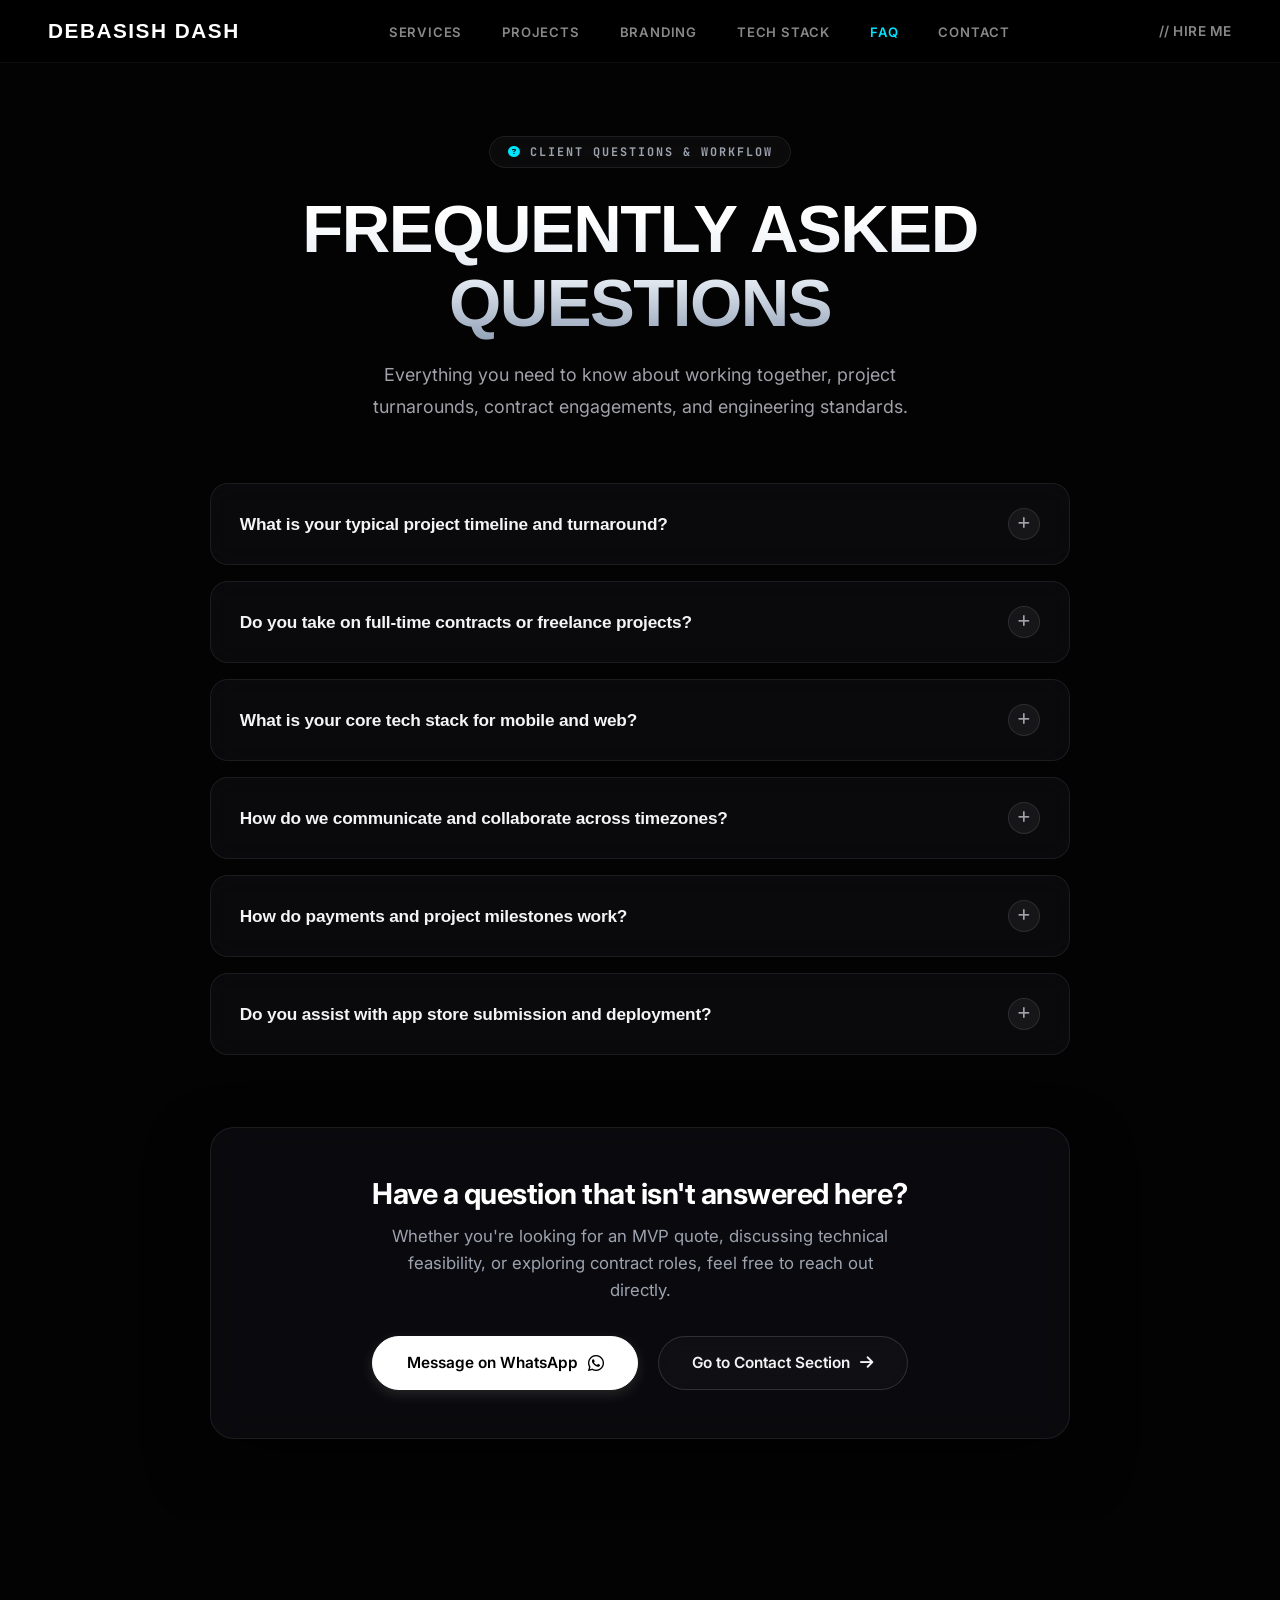
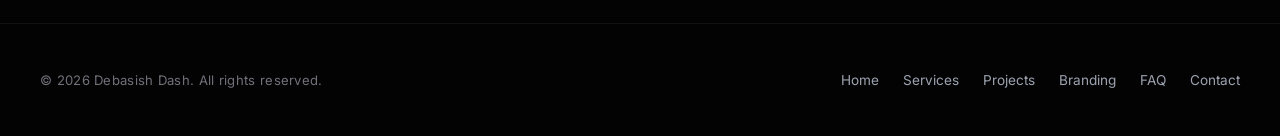
<file: faq.html>
<!DOCTYPE html>
<html lang="en">
<head>
  <meta charset="UTF-8">
  <meta name="viewport" content="width=device-width, initial-scale=1.0">
  <title>Frequently Asked Questions — DEBASISH DASH</title>
  <link rel="stylesheet" href="styles.css?v=15">
  <link rel="preconnect" href="https://fonts.googleapis.com">
  <link rel="preconnect" href="https://fonts.gstatic.com" crossorigin>
  <link href="https://fonts.googleapis.com/css2?family=Cinzel:wght@600;700;800;900&family=Inter:wght@300;400;500;600;700;800;900&family=JetBrains+Mono:wght@400;500;700&display=swap" rel="stylesheet">
  <link rel="stylesheet" href="https://cdnjs.cloudflare.com/ajax/libs/font-awesome/6.5.1/css/all.min.css">
</head>
<body style="background-color: #030304; color: #ffffff;">

  <!-- Navbar -->
  <nav class="navbar">
    <a href="index.html" class="nav-brand" style="text-decoration: none;">DEBASISH DASH</a>
    <ul class="nav-links">
      <li><a href="index.html#services">SERVICES</a></li>
      <li><a href="index.html#projects">PROJECTS</a></li>
      <li><a href="index.html#branding">BRANDING</a></li>
      <li><a href="index.html#integrations">TECH STACK</a></li>
      <li><a href="faq.html" style="color: var(--accent);">FAQ</a></li>
      <li><a href="index.html#contact">CONTACT</a></li>
    </ul>
    <div class="nav-cta">
      <a href="index.html#contact" class="hire-me-btn">// HIRE ME</a>
    </div>
  </nav>

  <!-- FAQ Page Main Container -->
  <main class="faq-page-wrapper">
    
    <!-- Hero Header -->
    <header class="faq-page-header">
      <div class="faq-page-badge">
        <i class="fa-solid fa-circle-question" style="color: var(--accent);"></i>
        <span>CLIENT QUESTIONS &amp; WORKFLOW</span>
      </div>
      <h1 class="faq-page-title">FREQUENTLY ASKED QUESTIONS</h1>
      <p class="faq-page-subtitle">
        Everything you need to know about working together, project turnarounds, contract engagements, and engineering standards.
      </p>
    </header>

    <!-- Accordion List -->
    <div class="faq-accordion-container">
      
      <!-- FAQ Item 1 -->
      <div class="faq-item">
        <button class="faq-trigger" aria-expanded="false">
          <span class="faq-question">What is your typical project timeline and turnaround?</span>
          <span class="faq-icon"><i class="fa-solid fa-plus"></i></span>
        </button>
        <div class="faq-answer-wrapper">
          <div class="faq-answer">
            <p>For MVPs, mobile applications, and standalone web builds, turnaround typically ranges between <strong>2 to 4 weeks</strong>. For ongoing contract or fractional engineering roles, we work in bi-weekly sprints with clear deliverables and daily async updates.</p>
          </div>
        </div>
      </div>

      <!-- FAQ Item 2 -->
      <div class="faq-item">
        <button class="faq-trigger" aria-expanded="false">
          <span class="faq-question">Do you take on full-time contracts or freelance projects?</span>
          <span class="faq-icon"><i class="fa-solid fa-plus"></i></span>
        </button>
        <div class="faq-answer-wrapper">
          <div class="faq-answer">
            <p><strong>Both.</strong> I am open for long-term contract roles (frontend, backend, or React Native lead), fixed-scope product builds for startups, and select high-impact freelance collaborations.</p>
          </div>
        </div>
      </div>

      <!-- FAQ Item 3 -->
      <div class="faq-item">
        <button class="faq-trigger" aria-expanded="false">
          <span class="faq-question">What is your core tech stack for mobile and web?</span>
          <span class="faq-icon"><i class="fa-solid fa-plus"></i></span>
        </button>
        <div class="faq-answer-wrapper">
          <div class="faq-answer">
            <p>On mobile: <strong>React Native, Expo, and native bridge modules</strong> with buttery 60/120fps fluid gestures. On web &amp; backend: <strong>React 19, Next.js, Node.js, Python, PostgreSQL, Redis, Docker</strong>, and cloud infrastructure on AWS / Cloudflare.</p>
          </div>
        </div>
      </div>

      <!-- FAQ Item 4 -->
      <div class="faq-item">
        <button class="faq-trigger" aria-expanded="false">
          <span class="faq-question">How do we communicate and collaborate across timezones?</span>
          <span class="faq-icon"><i class="fa-solid fa-plus"></i></span>
        </button>
        <div class="faq-answer-wrapper">
          <div class="faq-answer">
            <p>I am based in India (IST / UTC +5:30) with <strong>flexible overlap hours</strong> across US, UK, and APAC business days. Communication runs smoothly over WhatsApp, Slack, GitHub PRs, and async Loom video walkthroughs so nothing gets blocked.</p>
          </div>
        </div>
      </div>

      <!-- FAQ Item 5 -->
      <div class="faq-item">
        <button class="faq-trigger" aria-expanded="false">
          <span class="faq-question">How do payments and project milestones work?</span>
          <span class="faq-icon"><i class="fa-solid fa-plus"></i></span>
        </button>
        <div class="faq-answer-wrapper">
          <div class="faq-answer">
            <p>Fixed-price builds are generally structured with a <strong>50% upfront deposit</strong> and <strong>50% upon final acceptance &amp; production deployment</strong>. Contract and ongoing roles are billed bi-weekly or monthly with transparent progress tracking.</p>
          </div>
        </div>
      </div>

      <!-- FAQ Item 6 -->
      <div class="faq-item">
        <button class="faq-trigger" aria-expanded="false">
          <span class="faq-question">Do you assist with app store submission and deployment?</span>
          <span class="faq-icon"><i class="fa-solid fa-plus"></i></span>
        </button>
        <div class="faq-answer-wrapper">
          <div class="faq-answer">
            <p><strong>Yes.</strong> I handle end-to-end deployment workflows, including Apple App Store and Google Play Store compliance, TestFlight releases, automated CI/CD builds via GitHub Actions/EAS, and production server setup.</p>
          </div>
        </div>
      </div>

    </div>

    <!-- Still have questions Callout Banner -->
    <div class="faq-cta-banner">
      <h3>Have a question that isn't answered here?</h3>
      <p>Whether you're looking for an MVP quote, discussing technical feasibility, or exploring contract roles, feel free to reach out directly.</p>
      <div class="faq-cta-actions">
        <a href="https://wa.me/917853039849" target="_blank" rel="noopener noreferrer" class="git-btn git-btn-primary">
          <span>Message on WhatsApp</span>
          <i class="fa-brands fa-whatsapp"></i>
        </a>
        <a href="index.html#contact" class="git-btn git-btn-secondary">
          <span>Go to Contact Section</span>
          <i class="fa-solid fa-arrow-right"></i>
        </a>
      </div>
    </div>

  </main>

  <!-- Footer -->
  <footer class="git-footer" style="background: #030304; padding: 3rem 2rem; border-top: 1px solid rgba(255,255,255,0.06);">
    <div class="git-footer-container">
      <p class="git-copyright">&copy; 2026 Debasish Dash. All rights reserved.</p>
      <div class="git-footer-links">
        <a href="index.html">Home</a>
        <a href="index.html#services">Services</a>
        <a href="index.html#projects">Projects</a>
        <a href="index.html#branding">Branding</a>
        <a href="faq.html">FAQ</a>
        <a href="index.html#contact">Contact</a>
      </div>
    </div>
  </footer>

  <script src="spline-lazy.js?v=8" defer></script>
</body>
</html>
</file>
<file: styles.css>
/* ═══════════════════════════════════════════════════════════
   DEV DEBASISH — Portfolio Stylesheet (Complete Rebuild)
   ═══════════════════════════════════════════════════════════ */

/* Reset */
* {
  margin: 0;
  padding: 0;
  box-sizing: border-box;
}

a {
  color: inherit;
  text-decoration: none;
}

:root {
  --bg-color: #050505;
  --text-main: #f0f0f0;
  --text-muted: #888888;
  --accent: #00e5ff;
  --accent-green: #B6FF00;
  --font-ui-body: 'Inter', sans-serif;
  --font-display: 'Oswald', sans-serif;
}

body {
  background-color: #000000;
  color: var(--text-main);
  font-family: var(--font-ui-body);
  overflow-x: hidden;
  display: flex;
  flex-direction: column;
  min-height: 100vh;
  -webkit-font-smoothing: antialiased;
}

/* ── Aura Background (Disabled for Pure Black Studio Aesthetic) ── */
.aura-bg {
  display: none;
}

/* ── Navbar ────────────────────────────────────────────── */
.navbar {
  position: fixed;
  top: 0;
  left: 0;
  width: 100%;
  display: flex;
  justify-content: space-between;
  align-items: center;
  padding: 1.2rem 3rem;
  z-index: 100;
  background: rgba(0, 0, 0, 0.75);
  backdrop-filter: blur(12px);
  border-bottom: 1px solid rgba(255,255,255,0.05);
}

.nav-brand {
  font-family: var(--font-display);
  font-size: 1.3rem;
  font-weight: 700;
  letter-spacing: 1.5px;
  color: #ffffff;
}

.nav-links {
  list-style: none;
  display: flex;
  gap: 2.5rem;
}

.nav-links a {
  text-decoration: none;
  color: var(--text-muted);
  font-size: 0.82rem;
  font-weight: 600;
  letter-spacing: 0.8px;
  position: relative;
  transition: color 0.3s ease;
}

.nav-links a:hover {
  color: var(--accent);
  text-shadow: 0 0 12px rgba(0,229,255,0.4);
}

.nav-links a::after {
  content: '';
  position: absolute;
  bottom: -4px;
  left: 0;
  width: 0;
  height: 2px;
  background: var(--accent);
  transition: width 0.3s ease;
  box-shadow: 0 0 6px var(--accent);
}

.nav-links a:hover::after {
  width: 100%;
}

.nav-cta {
  display: flex;
  align-items: center;
}

.hire-me-btn {
  color: var(--text-muted);
  text-decoration: none;
  font-weight: 600;
  font-size: 0.85rem;
  letter-spacing: 0.5px;
  transition: color 0.2s ease, text-shadow 0.2s ease;
}

.hire-me-btn:hover {
  color: #ffffff;
  text-shadow: 0 0 10px rgba(255, 255, 255, 0.4);
}

/* ── Hero ──────────────────────────────────────────────── */
.hero {
  position: relative;
  z-index: 2;
  min-height: 100vh;
  display: flex;
  flex-direction: column;
  justify-content: space-between;
  align-items: center;
  padding: 6rem 4rem 3.5rem 4rem;
  overflow: hidden;
  background-color: #000000;
}

.hero-bg-text {
  position: absolute;
  top: 50%;
  left: 50%;
  transform: translate(-50%, -50%);
  z-index: 1;
  pointer-events: none;
  width: 100%;
  display: flex;
  justify-content: center;
  align-items: center;
}

@keyframes hero-fade-in {
  from {
    opacity: 0;
    transform: translateY(18px);
  }
  to {
    opacity: 1;
    transform: translateY(0);
  }
}

.massive-text {
  font-family: var(--font-display);
  font-size: clamp(8rem, 19vw, 18rem);
  font-weight: 700;
  letter-spacing: -2px;
  color: rgba(255, 255, 255, 0.09);
  white-space: nowrap;
  line-height: 0.9;
  text-align: center;
  user-select: none;
  animation: hero-fade-in 1.2s cubic-bezier(0.16, 1, 0.3, 1) both;
  animation-delay: 0.1s;
}

@keyframes spline-entrance {
  from {
    opacity: 0;
    transform: translate(-50%, -46%) scale(1.35);
    filter: blur(8px);
  }
  to {
    opacity: 1;
    transform: translate(-50%, -48%) scale(1.425);
    filter: blur(0px);
  }
}

.spline-container {
  position: absolute;
  top: 50%;
  left: 50%;
  transform: translate(-50%, -48%) scale(1.425);
  z-index: 5;
  width: 100vw;
  max-width: 1150px;
  height: 82vh;
  display: flex;
  align-items: center;
  justify-content: center;
  pointer-events: none;
  animation: spline-entrance 1.4s cubic-bezier(0.16, 1, 0.3, 1) both;
  animation-delay: 0.3s;
  will-change: transform, opacity;
  backface-visibility: hidden;
}

.spline-container spline-viewer {
  width: 100%;
  height: 100%;
  pointer-events: auto;
  will-change: transform;
}

.hero-content {
  position: relative;
  z-index: 10;
  display: flex;
  justify-content: space-between;
  align-items: flex-end;
  width: 100%;
  max-width: 1350px;
  margin-top: auto;
  pointer-events: none;
  animation: hero-fade-in 1.2s cubic-bezier(0.16, 1, 0.3, 1) both;
  animation-delay: 0.6s;
}

.content-left,
.content-right {
  pointer-events: auto;
}

.content-left p,
.content-right p {
  font-size: 0.82rem;
  letter-spacing: 0.5px;
  line-height: 1.65;
  color: #a1a1aa;
  font-weight: 500;
  text-transform: uppercase;
}

.content-right {
  text-align: right;
}

/* ── Section Title ────────────────────────────────────── */
.section-title {
  font-family: var(--font-display);
  font-size: clamp(2rem, 4vw, 2.8rem);
  font-weight: 700;
  letter-spacing: 1.5px;
  color: #ffffff;
  text-align: center;
  margin-bottom: 3.5rem;
  text-transform: uppercase;
}

/* ── Services Section ─────────────────────────────────── */
.services-section {
  position: relative;
  z-index: 2;
  padding: 6rem 4rem;
  content-visibility: auto;
  contain-intrinsic-size: 0 900px;
}

.services-grid {
  display: grid;
  grid-template-columns: repeat(auto-fit, minmax(360px, 1fr));
  gap: 2rem;
  max-width: 1300px;
  margin: 0 auto;
}

.service-card {
  position: relative;
  background: rgba(15, 15, 22, 0.85);
  border: 1px solid rgba(255, 255, 255, 0.06);
  border-radius: 16px;
  padding: 2.2rem 2rem;
  overflow: hidden;
  display: flex;
  flex-direction: column;
  justify-content: space-between;
  transition: all 0.35s ease;
  backdrop-filter: blur(8px);
}

.service-card.clickable {
  cursor: pointer;
}

.service-card:hover {
  transform: translateY(-6px);
  border-color: rgba(0, 229, 255, 0.3);
  box-shadow: 0 16px 40px rgba(0, 0, 0, 0.5), 0 0 20px rgba(0, 229, 255, 0.08);
}

.card-accent-bar {
  position: absolute;
  top: 0;
  left: 0;
  width: 100%;
  height: 3px;
  background: linear-gradient(90deg, transparent, var(--accent), transparent);
  opacity: 0;
  transition: opacity 0.3s ease;
}

.service-card:hover .card-accent-bar {
  opacity: 1;
}

.card-spline-container {
  width: 100%;
  height: 180px;
  margin-bottom: 1.5rem;
  border-radius: 10px;
  overflow: hidden;
  background: rgba(0, 0, 0, 0.3);
  display: flex;
  align-items: center;
  justify-content: center;
}

.card-content {
  flex: 1;
  display: flex;
  flex-direction: column;
}

.card-icon-wrap {
  width: 48px;
  height: 48px;
  border-radius: 12px;
  background: rgba(0, 229, 255, 0.08);
  border: 1px solid rgba(0, 229, 255, 0.2);
  display: flex;
  align-items: center;
  justify-content: center;
  color: var(--accent);
  font-size: 1.25rem;
  margin-bottom: 1.25rem;
  transition: all 0.3s ease;
}

.service-card:hover .card-icon-wrap {
  background: rgba(0, 229, 255, 0.15);
  box-shadow: 0 0 15px rgba(0, 229, 255, 0.25);
  transform: scale(1.05);
}

.service-card h3 {
  font-family: var(--font-display);
  font-size: 1.35rem;
  font-weight: 700;
  letter-spacing: 1.5px;
  color: #ffffff;
  margin-bottom: 0.8rem;
  display: flex;
  align-items: center;
  gap: 0.5rem;
}

.card-arrow {
  font-size: 1.1rem;
  color: var(--accent);
  transition: transform 0.3s ease;
}

.service-card:hover .card-arrow {
  transform: translateX(5px);
}

.svc-pills {
  display: flex;
  flex-wrap: wrap;
  gap: 0.4rem;
  margin-bottom: 1rem;
}

.svc-pill {
  font-size: 0.68rem;
  font-weight: 600;
  letter-spacing: 0.5px;
  padding: 0.25rem 0.65rem;
  background: rgba(255, 255, 255, 0.04);
  border: 1px solid rgba(255, 255, 255, 0.08);
  border-radius: 6px;
  color: #94a3b8;
  transition: all 0.25s ease;
}

.service-card:hover .svc-pill {
  border-color: rgba(0, 229, 255, 0.2);
  color: #e2e8f0;
}

.service-card p {
  font-size: 0.85rem;
  color: #8892b0;
  line-height: 1.6;
  margin-bottom: 1.25rem;
}

.feature-list {
  list-style: none;
  padding: 0;
  margin: 0;
  display: flex;
  flex-direction: column;
  gap: 0.5rem;
}

.feature-list li {
  font-size: 0.8rem;
  color: #94a3b8;
  display: flex;
  align-items: center;
  gap: 0.5rem;
}

.feature-list li i {
  color: var(--accent);
  font-size: 0.75rem;
}

/* ── Featured Projects Section (macOS Interactive 3D Folders) ── */
.projects-section {
  position: relative;
  z-index: 2;
  padding: 6rem 4rem;
  content-visibility: auto;
  contain-intrinsic-size: 0 850px;
}

.projects-header-wrapper {
  display: flex;
  justify-content: space-between;
  align-items: flex-end;
  max-width: 1300px;
  margin: 0 auto 3.5rem auto;
  gap: 1.5rem;
}

.projects-header-left {
  max-width: 650px;
}

.projects-kicker {
  display: inline-block;
  font-family: 'JetBrains Mono', 'Fira Code', monospace;
  font-size: 0.78rem;
  letter-spacing: 0.15em;
  color: var(--accent);
  margin-bottom: 0.5rem;
  text-transform: uppercase;
  font-weight: 600;
}

.projects-subtitle {
  color: #94a3b8;
  font-size: 0.95rem;
  margin-top: 0.6rem;
  line-height: 1.6;
}

.projects-github-link {
  display: inline-flex;
  align-items: center;
  gap: 8px;
  padding: 0.6rem 1.15rem;
  background: rgba(255, 255, 255, 0.04);
  border: 1px solid rgba(255, 255, 255, 0.1);
  border-radius: 10px;
  color: #e2e8f0;
  text-decoration: none;
  font-size: 0.84rem;
  font-weight: 500;
  transition: all 0.25s ease;
  white-space: nowrap;
}

.projects-github-link:hover {
  background: rgba(0, 229, 255, 0.08);
  border-color: rgba(0, 229, 255, 0.35);
  color: var(--accent);
  box-shadow: 0 0 16px rgba(0, 229, 255, 0.15);
  transform: translateY(-2px);
}

/* 4-Folder Grid */
.folders-grid {
  display: grid;
  grid-template-columns: repeat(4, 1fr);
  gap: 1.6rem;
  max-width: 1300px;
  margin: 0 auto;
}

/* Single Folder Card */
.project-folder-card {
  display: flex;
  flex-direction: column;
  width: 100%;
}

.folder-wrapper {
  position: relative;
  width: 100%;
  height: 220px;
  perspective: 1000px;
  cursor: pointer;
  user-select: none;
}

/* Back Plate of macOS Folder */
.folder-back {
  position: absolute;
  inset: 0;
  border-radius: 16px;
  background: linear-gradient(180deg, #171825 0%, #0e0f17 100%);
  border: 1px solid rgba(255, 255, 255, 0.08);
  box-shadow: 0 10px 30px rgba(0, 0, 0, 0.4);
  overflow: visible;
}

.folder-back-tab {
  position: absolute;
  top: -16px;
  left: 0;
  width: 95px;
  height: 18px;
  background: #171825;
  border: 1px solid rgba(255, 255, 255, 0.08);
  border-bottom: none;
  border-top-left-radius: 12px;
  border-top-right-radius: 12px;
}

/* Inner Papers Container */
.folder-papers {
  position: absolute;
  left: 0;
  right: 0;
  bottom: 22px;
  height: 165px;
  pointer-events: none;
  z-index: 2;
}

/* Base Paper Styling */
.folder-paper {
  position: absolute;
  bottom: 0;
  border-radius: 10px;
  transform-origin: bottom center;
  transition: transform 0.45s cubic-bezier(0.34, 1.56, 0.64, 1), box-shadow 0.45s ease, filter 0.45s ease;
  user-select: none;
}

/* Paper 1: Left Dark Card (Code / Architecture) */
.folder-paper.paper-1 {
  width: 78%;
  height: 125px;
  left: 11%;
  background: #151622;
  border: 1px solid rgba(255, 255, 255, 0.08);
  color: #94a3b8;
  padding: 12px 14px;
  transform: rotate(-6deg) translateY(0);
  box-shadow: 0 6px 16px rgba(0, 0, 0, 0.45);
  z-index: 1;
}

.folder-paper.paper-1 .paper-badge {
  background: rgba(0, 229, 255, 0.12);
  color: var(--accent);
  border: 1px solid rgba(0, 229, 255, 0.25);
}

/* Paper 3: Right Dark Card (Telemetry / Analytics) */
.folder-paper.paper-3 {
  width: 78%;
  height: 125px;
  right: 11%;
  background: #181928;
  border: 1px solid rgba(255, 255, 255, 0.08);
  color: #94a3b8;
  padding: 12px 14px;
  transform: rotate(6deg) translateY(0);
  box-shadow: 0 6px 16px rgba(0, 0, 0, 0.45);
  z-index: 2;
}

.folder-paper.paper-3 .paper-badge {
  background: rgba(139, 92, 246, 0.12);
  color: #c084fc;
  border: 1px solid rgba(139, 92, 246, 0.25);
}

/* Paper 2: Center Hero Card (High Contrast White / Primary Metrics) */
.folder-paper.paper-2 {
  width: 84%;
  height: 138px;
  left: 8%;
  background: #ffffff;
  color: #0f172a;
  border-radius: 11px;
  padding: 14px 16px;
  transform: rotate(0deg) translateY(0);
  box-shadow: 0 10px 28px rgba(0, 0, 0, 0.5);
  z-index: 3;
}

.folder-paper.paper-2 .paper-badge {
  background: rgba(15, 23, 42, 0.08);
  color: #0f172a;
  border: 1px solid rgba(15, 23, 42, 0.12);
}

.folder-paper.paper-2 .paper-title {
  color: #0f172a;
}

/* Paper Typography & Elements */
.paper-badge {
  display: inline-block;
  font-size: 0.6rem;
  font-weight: 700;
  text-transform: uppercase;
  letter-spacing: 0.06em;
  padding: 2px 7px;
  border-radius: 5px;
  margin-bottom: 6px;
}

.paper-title {
  font-size: 0.78rem;
  font-weight: 700;
  letter-spacing: -0.01em;
  margin-bottom: 6px;
  white-space: nowrap;
  overflow: hidden;
  text-overflow: ellipsis;
}

.paper-snippet {
  font-family: 'JetBrains Mono', Consolas, monospace;
  font-size: 0.62rem;
  line-height: 1.45;
  color: #64748b;
  word-break: break-all;
}

.paper-metric-row {
  display: flex;
  align-items: baseline;
  gap: 6px;
  margin-top: 6px;
}

.paper-big-num {
  font-size: 1.45rem;
  font-weight: 800;
  color: #090a10;
  line-height: 1;
  letter-spacing: -0.02em;
}

.paper-metric-lbl {
  font-size: 0.65rem;
  font-weight: 700;
  color: #64748b;
  text-transform: uppercase;
  letter-spacing: 0.04em;
}

.paper-progress-bar {
  width: 100%;
  height: 5px;
  background: rgba(15, 23, 42, 0.08);
  border-radius: 999px;
  overflow: hidden;
  margin-top: 10px;
}

.paper-progress-bar span {
  display: block;
  height: 100%;
  background: linear-gradient(90deg, #00e5ff 0%, #3b82f6 100%);
  border-radius: 999px;
}

/* Front Flap of macOS Folder */
.folder-front {
  position: absolute;
  left: 0;
  right: 0;
  bottom: 0;
  height: 145px;
  border-radius: 16px;
  background: linear-gradient(180deg, rgba(28, 30, 44, 0.94) 0%, rgba(14, 15, 23, 0.98) 100%);
  backdrop-filter: blur(14px);
  -webkit-backdrop-filter: blur(14px);
  border: 1px solid rgba(255, 255, 255, 0.12);
  border-bottom: 1px solid rgba(255, 255, 255, 0.06);
  transform-origin: bottom center;
  transition: transform 0.42s cubic-bezier(0.2, 0.8, 0.2, 1), box-shadow 0.42s ease, border-color 0.42s ease;
  z-index: 10;
  display: flex;
  flex-direction: column;
  justify-content: flex-end;
  padding: 16px 18px;
  box-shadow: 0 -4px 20px rgba(0, 0, 0, 0.35);
}

.folder-front-tab {
  position: absolute;
  top: -17px;
  left: 0;
  width: 95px;
  height: 19px;
  background: rgba(28, 30, 44, 0.96);
  border: 1px solid rgba(255, 255, 255, 0.12);
  border-bottom: none;
  border-top-left-radius: 12px;
  border-top-right-radius: 12px;
  display: flex;
  align-items: center;
  padding-left: 14px;
  color: #64748b;
  font-size: 0.7rem;
}

.folder-front-bottom {
  display: flex;
  justify-content: space-between;
  align-items: center;
  width: 100%;
}

.folder-project-title {
  font-size: 1.05rem;
  font-weight: 700;
  color: #ffffff;
  letter-spacing: -0.01em;
  margin: 0;
}

.folder-arrow-btn {
  width: 34px;
  height: 34px;
  border-radius: 9px;
  background: #ffffff;
  color: #090a10;
  display: inline-flex;
  align-items: center;
  justify-content: center;
  font-size: 0.78rem;
  text-decoration: none;
  transition: all 0.25s ease;
  box-shadow: 0 4px 12px rgba(0, 0, 0, 0.25);
  flex-shrink: 0;
}

.folder-arrow-btn:hover {
  background: var(--accent);
  color: #05070f;
  transform: scale(1.08);
  box-shadow: 0 0 16px rgba(0, 229, 255, 0.6);
}

/* ── 3D Interactive Hover Effects ── */
.project-folder-card:hover .folder-front {
  transform: rotateX(-24deg) translateY(4px);
  border-color: rgba(0, 229, 255, 0.35);
  box-shadow: 0 14px 32px rgba(0, 0, 0, 0.65), 0 0 20px rgba(0, 229, 255, 0.12);
}

.project-folder-card:hover .folder-paper.paper-1 {
  transform: rotate(-15deg) translateY(-54px) translateX(-18px);
  filter: brightness(1.08);
  box-shadow: 0 14px 26px rgba(0, 0, 0, 0.55);
}

.project-folder-card:hover .folder-paper.paper-3 {
  transform: rotate(15deg) translateY(-48px) translateX(18px);
  filter: brightness(1.08);
  box-shadow: 0 14px 26px rgba(0, 0, 0, 0.55);
}

.project-folder-card:hover .folder-paper.paper-2 {
  transform: rotate(0deg) translateY(-70px) scale(1.03);
  box-shadow: 0 22px 42px rgba(0, 0, 0, 0.7), 0 0 24px rgba(255, 255, 255, 0.2);
}

/* Footer Below Each Folder */
.folder-footer {
  display: flex;
  justify-content: space-between;
  align-items: center;
  padding: 14px 4px 0 4px;
  gap: 8px;
}

.folder-subtitle {
  font-size: 0.78rem;
  color: #94a3b8;
  font-weight: 500;
  white-space: nowrap;
  overflow: hidden;
  text-overflow: ellipsis;
}

.folder-action-link {
  display: inline-flex;
  align-items: center;
  gap: 5px;
  font-size: 0.76rem;
  color: #94a3b8;
  text-decoration: none;
  font-weight: 500;
  transition: color 0.2s ease;
  white-space: nowrap;
  flex-shrink: 0;
}

.folder-action-link:hover {
  color: var(--accent);
}

.folder-action-link i {
  font-size: 0.68rem;
}

/* ── Product & Branding Showcase Section ── */
.branding-section {
  position: relative;
  z-index: 2;
  padding: 6rem 4rem;
  content-visibility: auto;
  contain-intrinsic-size: 0 700px;
}

.branding-header {
  text-align: center;
  margin-bottom: 3.5rem;
}

.branding-kicker {
  display: inline-block;
  font-size: 0.72rem;
  font-weight: 700;
  letter-spacing: 3px;
  color: var(--accent);
  margin-bottom: 0.75rem;
}

.branding-grid {
  display: grid;
  grid-template-columns: 1fr 1.1fr;
  gap: 3.5rem;
  max-width: 1250px;
  margin: 0 auto;
  align-items: center;
}

/* Video Card (Left side) */
.branding-video-card {
  position: relative;
  width: 100%;
  border-radius: 20px;
  overflow: hidden;
  background: #000000;
  border: 1px solid rgba(255, 255, 255, 0.08);
  box-shadow: 0 25px 60px rgba(0, 0, 0, 0.75), 0 0 35px rgba(0, 229, 255, 0.08);
  transition: all 0.4s cubic-bezier(0.16, 1, 0.3, 1);
}

.branding-video-card:hover {
  border-color: rgba(0, 229, 255, 0.35);
  box-shadow: 0 30px 70px rgba(0, 0, 0, 0.85), 0 0 45px rgba(0, 229, 255, 0.15);
  transform: translateY(-4px);
}

.branding-video-card video {
  display: block;
  width: 100%;
  height: auto;
  max-height: 540px;
  object-fit: cover;
  border-radius: 20px;
  pointer-events: none; /* Disables browser PiP icon and default controls */
  user-select: none;
}

/* Content (Right side) */
.branding-content {
  display: flex;
  flex-direction: column;
  gap: 1.4rem;
}

.branding-badge {
  display: inline-flex;
  align-items: center;
  gap: 8px;
  padding: 0.35rem 0.85rem;
  background: rgba(0, 229, 255, 0.08);
  border: 1px solid rgba(0, 229, 255, 0.2);
  border-radius: 100px;
  width: fit-content;
  font-size: 0.68rem;
  font-weight: 700;
  letter-spacing: 2px;
  color: #00e5ff;
}

.branding-badge-dot {
  width: 6px;
  height: 6px;
  border-radius: 50%;
  background: #00e5ff;
  box-shadow: 0 0 8px #00e5ff;
}

.branding-headline {
  font-size: clamp(1.6rem, 2.8vw, 2.3rem);
  font-weight: 700;
  line-height: 1.25;
  color: #ffffff;
  letter-spacing: -0.5px;
}

.branding-desc {
  font-size: 0.95rem;
  line-height: 1.7;
  color: #94a3b8;
}

.branding-pillars {
  display: flex;
  flex-direction: column;
  gap: 1.1rem;
  margin-top: 0.5rem;
}

.branding-pillar {
  display: flex;
  align-items: flex-start;
  gap: 1rem;
  padding: 1rem 1.2rem;
  background: rgba(15, 15, 24, 0.6);
  border: 1px solid rgba(255, 255, 255, 0.05);
  border-radius: 14px;
  transition: all 0.3s ease;
  backdrop-filter: blur(8px);
}

.branding-pillar:hover {
  background: rgba(18, 20, 32, 0.9);
  border-color: rgba(0, 229, 255, 0.25);
  transform: translateX(5px);
}

.pillar-icon {
  width: 38px;
  height: 38px;
  border-radius: 10px;
  background: rgba(0, 229, 255, 0.1);
  border: 1px solid rgba(0, 229, 255, 0.25);
  display: flex;
  align-items: center;
  justify-content: center;
  color: #00e5ff;
  font-size: 0.95rem;
  flex-shrink: 0;
}

.pillar-info h4 {
  font-size: 0.95rem;
  font-weight: 600;
  color: #f1f5f9;
  margin-bottom: 0.25rem;
}

.pillar-info p {
  font-size: 0.82rem;
  line-height: 1.5;
  color: #94a3b8;
}

.branding-tags {
  display: flex;
  flex-wrap: wrap;
  gap: 0.6rem;
  margin-top: 0.5rem;
}

.branding-tag {
  font-size: 0.72rem;
  font-weight: 500;
  letter-spacing: 0.5px;
  padding: 0.4rem 0.85rem;
  background: rgba(255, 255, 255, 0.04);
  border: 1px solid rgba(255, 255, 255, 0.08);
  border-radius: 8px;
  color: #cbd5e1;
}

/* ── Integrations / Tech Stack ────────────────────────── */
.integrations-section {
  position: relative;
  z-index: 2;
  padding: 6rem 4rem;
  content-visibility: auto;
  contain-intrinsic-size: 0 600px;
}

.integrations-grid {
  display: grid;
  grid-template-columns: 1fr 2fr 1fr;
  gap: 2rem;
  max-width: 1100px;
  margin: 0 auto;
  align-items: center;
}

.logo-panel {
  display: flex;
  flex-direction: column;
  gap: 1.5rem;
}

.logo-row {
  position: relative;
  width: 70px;
  height: 70px;
  border-radius: 16px;
  background: rgba(14, 15, 24, 0.85);
  border: 1px solid rgba(255, 255, 255, 0.08);
  display: flex;
  align-items: center;
  justify-content: center;
  margin: 0 auto;
  transition: all 0.35s cubic-bezier(0.16, 1, 0.3, 1);
  backdrop-filter: blur(8px);
  cursor: pointer;
  z-index: 1;
}

/* Gradient glow aura behind on hover */
.logo-row::before {
  content: '';
  position: absolute;
  inset: -2px;
  border-radius: 18px;
  background: linear-gradient(135deg, #00e5ff, #8b5cf6, #ff007f);
  opacity: 0;
  z-index: -1;
  filter: blur(14px);
  transition: opacity 0.35s ease, filter 0.35s ease;
}

.logo-row:hover {
  transform: translateY(-5px) scale(1.08);
  border-color: rgba(0, 229, 255, 0.7);
  background: rgba(18, 20, 32, 0.95);
  box-shadow: 0 12px 30px rgba(0, 0, 0, 0.6),
              0 0 25px rgba(0, 229, 255, 0.45),
              0 0 50px rgba(139, 92, 246, 0.3);
}

.logo-row:hover::before {
  opacity: 0.85;
  filter: blur(16px);
}

.logo-row i, .logo-row svg {
  transition: transform 0.35s cubic-bezier(0.16, 1, 0.3, 1), filter 0.35s ease;
}

.logo-row:hover i, .logo-row:hover svg {
  transform: scale(1.15);
  filter: drop-shadow(0 0 12px currentColor);
}

.integrations-3d-hub {
  position: relative;
  width: 100%;
  height: 480px;
  overflow: hidden;
  background: transparent;
  /*
    Very wide radial mask:
    - center 60% is fully opaque (entire 3D structure stays sharp)
    - edges gently fade to transparent so the dark iframe rect dissolves
    - no ring, no border, no hard clip
  */
  -webkit-mask-image: radial-gradient(ellipse 75% 72% at 50% 50%, black 55%, rgba(0,0,0,0.5) 72%, transparent 90%);
  mask-image: radial-gradient(ellipse 75% 72% at 50% 50%, black 55%, rgba(0,0,0,0.5) 72%, transparent 90%);
}

/* Scroll-zoom blocker overlay */
.integrations-3d-hub::after {
  content: '';
  position: absolute;
  inset: 0;
  z-index: 2;
  cursor: default;
}

/*
  Iframe is oversized and centered with absolute positioning so:
  - No edge of the iframe is visible at the clipping boundary
  - The 3D object sits in the center, always fully visible
  - mix-blend-mode:screen erases any near-black background pixels from Spline
*/
.integrations-3d-hub iframe {
  position: absolute;
  top: 50%;
  left: 50%;
  width: 150%;
  height: 150%;
  transform: translate(-50%, -50%);
  border: none;
  background: transparent;
  z-index: 1;
  mix-blend-mode: screen;
}

/* ── The Stack / Multi-Row Pill Cloud Section ─────────── */
.industries-section {
  position: relative;
  z-index: 2;
  padding: 5rem 0 3rem 0;
  overflow: hidden;
  background: #000000;
}

.stack-header-bar {
  max-width: 1300px;
  margin: 0 auto 2.5rem auto;
  padding: 0 4rem;
  display: flex;
  align-items: center;
  gap: 1.5rem;
}

.stack-kicker {
  font-size: 0.72rem;
  font-weight: 700;
  letter-spacing: 3px;
  color: #71717a;
  text-transform: uppercase;
  white-space: nowrap;
}

.stack-line {
  flex: 1;
  height: 1px;
  background: rgba(255, 255, 255, 0.08);
}

.stack-marquee-wrapper {
  display: flex;
  flex-direction: column;
  gap: 0.85rem;
  overflow: hidden;
  position: relative;
  mask-image: linear-gradient(to right, transparent, black 8%, black 92%, transparent);
  -webkit-mask-image: linear-gradient(to right, transparent, black 8%, black 92%, transparent);
}

.stack-marquee-row {
  display: flex;
  width: max-content;
  user-select: none;
  will-change: transform;
  backface-visibility: hidden;
}

.stack-marquee-row.scroll-left {
  animation: stackScrollLeft 38s linear infinite;
}

.stack-marquee-row.scroll-right {
  animation: stackScrollRight 42s linear infinite;
}

.stack-marquee-row.scroll-left-alt {
  animation: stackScrollLeft 34s linear infinite;
}

.stack-marquee-row.scroll-right-alt {
  animation: stackScrollRight 40s linear infinite;
}

.stack-marquee-row:hover {
  animation-play-state: paused;
}

@keyframes stackScrollLeft {
  0%   { transform: translate3d(0, 0, 0); }
  100% { transform: translate3d(-50%, 0, 0); }
}

@keyframes stackScrollRight {
  0%   { transform: translate3d(-50%, 0, 0); }
  100% { transform: translate3d(0, 0, 0); }
}

.stack-marquee-content {
  display: flex;
  gap: 0.85rem;
  padding-right: 0.85rem;
}

.stack-pill {
  display: inline-flex;
  align-items: center;
  gap: 9px;
  padding: 0.62rem 1.4rem;
  background: rgba(16, 16, 20, 0.75);
  border: 1px solid rgba(255, 255, 255, 0.08);
  border-radius: 9999px;
  color: #e4e4e7;
  font-size: 0.88rem;
  font-weight: 500;
  letter-spacing: 0.2px;
  white-space: nowrap;
  backdrop-filter: blur(10px);
  transition: all 0.25s ease;
  cursor: default;
}

.stack-dot {
  width: 5px;
  height: 5px;
  border-radius: 50%;
  background-color: rgba(255, 255, 255, 0.35);
  flex-shrink: 0;
  transition: all 0.25s ease;
}

.stack-pill:hover {
  border-color: rgba(255, 255, 255, 0.35);
  background: rgba(255, 255, 255, 0.09);
  color: #ffffff;
  transform: translateY(-2px);
  box-shadow: 0 4px 14px rgba(0, 0, 0, 0.5);
}

.stack-pill:hover .stack-dot {
  background-color: var(--accent);
  box-shadow: 0 0 8px var(--accent);
}

/* ── Dashboard Callout ────────────────────────────────── */
.dashboard-section {
  position: relative;
  z-index: 2;
  padding: 8rem 4rem;
  display: flex;
  justify-content: center;
  text-align: center;
}

.massive-gradient-text {
  font-family: var(--font-display);
  font-size: clamp(2.5rem, 5vw, 4.2rem);
  font-weight: 700;
  letter-spacing: 0.5px;
  background: linear-gradient(135deg, #ffffff 0%, var(--accent) 50%, #8b5cf6 100%);
  -webkit-background-clip: text;
  -webkit-text-fill-color: transparent;
  background-clip: text;
  line-height: 1.25;
  max-width: 900px;
}

/* ── Breakout Interactive Arcade Section ──────────────── */
.breakout-game-section {
  position: relative;
  z-index: 2;
  padding: 2rem 4rem 6rem 4rem;
  background: #000000;
}

.breakout-game-container {
  max-width: 860px;
  margin: 0 auto;
  background: rgba(10, 10, 14, 0.7);
  border: 1px solid rgba(255, 255, 255, 0.08);
  border-radius: 20px;
  padding: 1.6rem 2rem 2rem 2rem;
  backdrop-filter: blur(16px);
  box-shadow: 0 20px 50px rgba(0, 0, 0, 0.5);
  display: flex;
  flex-direction: column;
}

.game-top-bar {
  display: flex;
  justify-content: space-between;
  align-items: center;
  margin-bottom: 1.5rem;
  user-select: none;
}

.game-tagline {
  display: inline-flex;
  align-items: center;
}

.game-tagline span {
  font-size: 0.88rem;
  font-weight: 600;
  letter-spacing: normal;
  color: #f4f4f5;
}

.game-top-dots {
  display: flex;
  align-items: center;
  gap: 6px;
}

.game-top-dots span {
  width: 6px;
  height: 6px;
  border-radius: 50%;
  background-color: rgba(255, 255, 255, 0.18);
  transition: all 0.3s ease;
}

.game-top-dots span.active {
  background-color: #ffffff;
  box-shadow: 0 0 8px rgba(255, 255, 255, 0.8);
}

.game-canvas-wrapper {
  width: 100%;
  position: relative;
  cursor: crosshair;
  border-radius: 12px;
  overflow: hidden;
  background: #000000;
}

#breakout-canvas {
  display: block;
  width: 100%;
  height: auto;
}

/* ── Get in Touch & Footer Section ────────────────────── */
/* ── Contact Section Swirling Blob Background ─────────── */
@keyframes blobDrift1 {
  0%   { transform: translate(0px,   0px)   scale(1);    }
  33%  { transform: translate(60px,  -40px) scale(1.08); }
  66%  { transform: translate(-30px,  50px) scale(0.95); }
  100% { transform: translate(0px,   0px)   scale(1);    }
}
@keyframes blobDrift2 {
  0%   { transform: translate(0px,   0px)   scale(1);    }
  33%  { transform: translate(-50px,  30px) scale(1.1);  }
  66%  { transform: translate(40px,  -55px) scale(0.92); }
  100% { transform: translate(0px,   0px)   scale(1);    }
}
@keyframes blobDrift3 {
  0%   { transform: translate(0px,   0px)   scale(1);    }
  40%  { transform: translate(35px,   55px) scale(1.05); }
  80%  { transform: translate(-45px, -25px) scale(0.97); }
  100% { transform: translate(0px,   0px)   scale(1);    }
}
@keyframes blobDrift4 {
  0%   { transform: translate(0px,   0px)   scale(1);    }
  50%  { transform: translate(-60px,  40px) scale(1.12); }
  100% { transform: translate(0px,   0px)   scale(1);    }
}

/* Blob container — covers the section exactly */
.git-bg-blobs {
  position: absolute;
  inset: 0;
  z-index: 0;
  overflow: hidden;
  pointer-events: none;
}

/* Each blob: a blurred ellipse in dark grey tones */
.git-blob {
  position: absolute;
  border-radius: 50%;
  filter: blur(90px);
  will-change: transform;
}

.git-blob-1 {
  width: 55%;
  height: 80%;
  top: -10%;
  left: -5%;
  background: radial-gradient(ellipse at center,
    rgba(70, 70, 75, 0.75) 0%,
    rgba(40, 40, 45, 0.4) 55%,
    transparent 100%);
  animation: blobDrift1 18s ease-in-out infinite;
}

.git-blob-2 {
  width: 50%;
  height: 75%;
  top: 15%;
  right: -8%;
  background: radial-gradient(ellipse at center,
    rgba(60, 58, 65, 0.7) 0%,
    rgba(35, 33, 40, 0.35) 55%,
    transparent 100%);
  animation: blobDrift2 22s ease-in-out infinite;
  animation-delay: -6s;
}

.git-blob-3 {
  width: 45%;
  height: 60%;
  bottom: -5%;
  left: 30%;
  background: radial-gradient(ellipse at center,
    rgba(55, 55, 60, 0.65) 0%,
    rgba(30, 30, 35, 0.3) 55%,
    transparent 100%);
  animation: blobDrift3 26s ease-in-out infinite;
  animation-delay: -11s;
}

.git-blob-4 {
  width: 35%;
  height: 55%;
  top: 5%;
  left: 45%;
  background: radial-gradient(ellipse at center,
    rgba(50, 48, 55, 0.55) 0%,
    rgba(28, 28, 32, 0.25) 55%,
    transparent 100%);
  animation: blobDrift4 20s ease-in-out infinite;
  animation-delay: -4s;
}

/* ── Dedicated FAQ Page & Accordion ──────────────────────── */
.faq-page-wrapper {
  min-height: 100vh;
  padding: 8.5rem 2rem 5rem 2rem;
  background-color: #030304;
  position: relative;
  z-index: 2;
  overflow: hidden;
}

.faq-page-header {
  text-align: center;
  max-width: 760px;
  margin: 0 auto 3.8rem auto;
}

.faq-page-badge {
  display: inline-flex;
  align-items: center;
  gap: 8px;
  padding: 0.45rem 1.1rem;
  background: rgba(255, 255, 255, 0.035);
  border: 1px solid rgba(255, 255, 255, 0.08);
  border-radius: 9999px;
  font-family: 'JetBrains Mono', monospace, sans-serif;
  font-size: 0.74rem;
  font-weight: 700;
  letter-spacing: 2px;
  color: #9ca3af;
  margin-bottom: 1.5rem;
  backdrop-filter: blur(10px);
}

.faq-page-title {
  font-family: var(--font-display);
  font-size: clamp(2.4rem, 6vw, 4.2rem);
  font-weight: 800;
  letter-spacing: -1.5px;
  line-height: 1.1;
  color: #ffffff;
  margin-bottom: 1.2rem;
  background: linear-gradient(180deg, #FFFFFF 15%, #E2E8F0 60%, #94A3B8 100%);
  -webkit-background-clip: text;
  -webkit-text-fill-color: transparent;
  background-clip: text;
}

.faq-page-subtitle {
  font-size: 1.12rem;
  color: #a1a1aa;
  line-height: 1.75;
  max-width: 620px;
  margin: 0 auto;
}

.faq-cta-banner {
  max-width: 860px;
  margin: 4.5rem auto 0 auto;
  padding: 3rem 2.5rem;
  background: rgba(14, 14, 18, 0.75);
  border: 1px solid rgba(255, 255, 255, 0.08);
  border-radius: 24px;
  text-align: center;
  backdrop-filter: blur(20px);
  box-shadow: 0 25px 60px rgba(0, 0, 0, 0.5);
}

.faq-cta-banner h3 {
  font-size: 1.8rem;
  font-weight: 700;
  color: #ffffff;
  margin-bottom: 0.75rem;
  letter-spacing: -0.5px;
}

.faq-cta-banner p {
  color: #9ca3af;
  font-size: 1.05rem;
  max-width: 520px;
  margin: 0 auto 2rem auto;
  line-height: 1.6;
}

.faq-cta-actions {
  display: flex;
  align-items: center;
  justify-content: center;
  gap: 1.2rem;
  flex-wrap: wrap;
}

.faq-section {
  position: relative;
  z-index: 2;
  padding: 6.5rem 2rem 5rem 2rem;
  background-color: #030304;
  overflow: hidden;
  border-top: 1px solid rgba(255, 255, 255, 0.05);
}

.faq-header {
  text-align: center;
  max-width: 680px;
  margin: 0 auto 3.5rem auto;
}

.faq-kicker {
  display: inline-block;
  font-family: 'JetBrains Mono', monospace, sans-serif;
  font-size: 0.78rem;
  font-weight: 700;
  letter-spacing: 2px;
  color: #9ca3af;
  margin-bottom: 0.75rem;
}

.faq-subtitle {
  font-size: 1.05rem;
  color: #9ca3af;
  line-height: 1.6;
  margin-top: 0.75rem;
}

.faq-accordion-container {
  max-width: 860px;
  margin: 0 auto;
  display: flex;
  flex-direction: column;
  gap: 1rem;
}

.faq-item {
  background: rgba(14, 14, 18, 0.65);
  border: 1px solid rgba(255, 255, 255, 0.08);
  border-radius: 18px;
  overflow: hidden;
  backdrop-filter: blur(16px);
  transition: border-color 0.3s ease, background-color 0.3s ease, box-shadow 0.3s ease;
}

.faq-item:hover {
  border-color: rgba(255, 255, 255, 0.18);
  background: rgba(18, 18, 24, 0.8);
}

.faq-item.active {
  border-color: rgba(255, 255, 255, 0.28);
  background: rgba(20, 20, 28, 0.9);
  box-shadow: 0 12px 35px rgba(0, 0, 0, 0.45);
}

.faq-trigger {
  width: 100%;
  display: flex;
  align-items: center;
  justify-content: space-between;
  gap: 1.5rem;
  padding: 1.5rem 1.8rem;
  background: transparent;
  border: none;
  cursor: pointer;
  text-align: left;
  user-select: none;
  outline: none;
}

.faq-question {
  font-size: 1.08rem;
  font-weight: 600;
  color: #f4f4f5;
  letter-spacing: -0.2px;
  line-height: 1.4;
  transition: color 0.25s ease;
}

.faq-item:hover .faq-question,
.faq-item.active .faq-question {
  color: #ffffff;
}

.faq-icon {
  width: 32px;
  height: 32px;
  border-radius: 50%;
  background: rgba(255, 255, 255, 0.05);
  border: 1px solid rgba(255, 255, 255, 0.1);
  display: flex;
  align-items: center;
  justify-content: center;
  color: #a1a1aa;
  font-size: 0.85rem;
  flex-shrink: 0;
  transition: transform 0.35s cubic-bezier(0.16, 1, 0.3, 1), background 0.3s ease, color 0.3s ease, border-color 0.3s ease;
}

.faq-item.active .faq-icon {
  transform: rotate(45deg);
  background: #ffffff;
  color: #000000;
  border-color: #ffffff;
}

.faq-answer-wrapper {
  display: grid;
  grid-template-rows: 0fr;
  transition: grid-template-rows 0.35s cubic-bezier(0.16, 1, 0.3, 1);
}

.faq-item.active .faq-answer-wrapper {
  grid-template-rows: 1fr;
}

.faq-answer {
  overflow: hidden;
}

.faq-answer p {
  padding: 0 1.8rem 1.6rem 1.8rem;
  margin: 0;
  font-size: 0.98rem;
  color: #a1a1aa;
  line-height: 1.75;
}

.faq-answer strong {
  color: #ffffff;
  font-weight: 600;
}

.get-in-touch-section {
  position: relative;
  z-index: 2;
  min-height: 520px;
  padding: 8rem 4rem 3rem 4rem;
  background: #050505;
  overflow: hidden;
  /* Isolate stacking context so absolute children are clipped to this section */
  isolation: isolate;
}

/* ── Background video — fills entire section, no controls visible ── */
.git-bg-video {
  position: absolute;
  top: 0;
  left: 0;
  width: 100%;
  height: 100%;
  object-fit: cover;
  /* Push Spider-Man toward the right so left text area stays clear */
  object-position: 75% center;
  z-index: 1;
  pointer-events: none;
  opacity: 0.60;
  display: block;
}

/* ── Dark directional overlay — heavier on the left, lighter on right ── */
.git-video-overlay {
  position: absolute;
  top: 0;
  left: 0;
  width: 100%;
  height: 100%;
  z-index: 2;
  pointer-events: none;
  background: linear-gradient(
    to right,
    rgba(0, 0, 0, 0.92) 0%,
    rgba(0, 0, 0, 0.80) 35%,
    rgba(0, 0, 0, 0.50) 65%,
    rgba(0, 0, 0, 0.25) 100%
  );
}

/* ── Blobs above overlay, below content ── */
.git-bg-blobs {
  position: absolute;
  inset: 0;
  z-index: 3;
  overflow: hidden;
  pointer-events: none;
}

/* ── All content above everything ── */
.get-in-touch-section > .get-in-touch-container,
.get-in-touch-section > footer {
  position: relative;
  z-index: 4;
}

/* ── "Get noticed." Scroll-Triggered Animated Title ── */
.git-title.get-noticed-heading {
  display: inline-flex;
  align-items: center;
  flex-wrap: wrap;
  gap: 0.18em;
  font-family: 'Inter', -apple-system, BlinkMacSystemFont, sans-serif;
  font-size: clamp(3.4rem, 6.2vw, 5.2rem);
  font-weight: 800;
  letter-spacing: -2px;
  line-height: 1.05;
  margin-bottom: 2rem;
  background: none !important;
  -webkit-background-clip: border-box !important;
  -webkit-text-fill-color: currentColor !important;
  background-clip: border-box !important;
  color: #4b5563; /* Dim sleepy state matching Image 1 & 2 */
  filter: none;
  user-select: none;
  transition: color 0.5s cubic-bezier(0.16, 1, 0.3, 1), text-shadow 0.5s ease;
}

.git-title.get-noticed-heading.awake {
  color: #ffffff; /* Bright white awake state matching Image 3 */
  text-shadow: 0 0 35px rgba(255, 255, 255, 0.25);
}

.noticed-word {
  display: inline-flex;
  align-items: center;
  white-space: nowrap;
}

.noticed-orb-wrapper {
  display: inline-flex;
  align-items: center;
  justify-content: center;
  vertical-align: middle;
  margin: 0 0.05em;
  transform: translateY(-0.02em);
}

.noticed-orb {
  position: relative;
  width: 0.88em;
  height: 0.88em;
  border-radius: 50%;
  /* Sphere gradient with deep navy center & bottom violet ambient glow matching the user's images */
  background: radial-gradient(circle at 45% 35%, #1c2340 0%, #0d1224 55%, #050711 100%);
  box-shadow: inset 0 -10px 18px rgba(139, 92, 246, 0.45), 
              inset 0 -3px 8px rgba(99, 102, 241, 0.6),
              inset 0 2px 4px rgba(255, 255, 255, 0.18),
              0 15px 35px rgba(0, 0, 0, 0.8);
  overflow: hidden;
  display: flex;
  align-items: center;
  justify-content: center;
  cursor: pointer;
  transition: transform 0.4s cubic-bezier(0.16, 1, 0.3, 1), box-shadow 0.4s ease;
}

.noticed-orb:hover {
  transform: scale(1.08);
  box-shadow: inset 0 -12px 24px rgba(139, 92, 246, 0.6), 
              0 20px 45px rgba(139, 92, 246, 0.35);
}

.orb-face {
  position: absolute;
  inset: 0;
  display: flex;
  align-items: center;
  justify-content: center;
  pointer-events: none;
  transition: transform 0.15s ease-out;
}

/* Sleepy State (slits matching Image 1) */
.orb-eye {
  position: absolute;
  background: #facc15;
  border-radius: 3px;
  transition: all 0.45s cubic-bezier(0.16, 1, 0.3, 1);
}

.orb-eye-left {
  left: 36%;
  top: 45%;
  width: 18%;
  height: 4%;
  transform: rotate(-3deg);
}

.orb-eye-right {
  left: 60%;
  top: 48%;
  width: 16%;
  height: 4%;
  transform: rotate(2deg);
}

.orb-mouth {
  position: absolute;
  left: 48%;
  top: 60%;
  width: 0;
  height: 0;
  opacity: 0;
  background: transparent;
  border: 3.5px solid #facc15;
  border-radius: 50%;
  transform: scale(0);
  transition: all 0.45s cubic-bezier(0.16, 1, 0.3, 1);
}

/* Awake State (matching Image 3) */
.get-noticed-heading.awake .orb-eye-left {
  left: 36%;
  top: 32%;
  width: 17%;
  height: 20%;
  border-radius: 50%;
  transform: rotate(0);
  box-shadow: 0 0 10px rgba(250, 204, 21, 0.85);
}

.get-noticed-heading.awake .orb-eye-right {
  left: 62%;
  top: 36%;
  width: 15%;
  height: 18%;
  border-radius: 50%;
  transform: rotate(0);
  box-shadow: 0 0 10px rgba(250, 204, 21, 0.85);
}

.get-noticed-heading.awake .orb-mouth {
  left: 48%;
  top: 50%;
  width: 18%;
  height: 23%;
  opacity: 1;
  transform: scale(1);
  box-shadow: 0 0 8px rgba(250, 204, 21, 0.7);
}

/* Wink animation when user clicks orb */
.get-noticed-heading.wink .orb-eye-left {
  height: 4% !important;
  border-radius: 3px !important;
}

.get-in-touch-container {
  max-width: 1220px;
  margin: 0 auto;
  display: grid;
  grid-template-columns: 1.18fr 0.88fr;
  gap: 4.5rem;
  align-items: center;
}

/* Left Column */
.git-left {
  display: flex;
  flex-direction: column;
  align-items: flex-start;
}

.git-badge {
  display: inline-flex;
  align-items: center;
  gap: 10px;
  padding: 0.45rem 1.1rem;
  background: rgba(255, 255, 255, 0.03);
  border: 1px solid rgba(255, 255, 255, 0.08);
  border-radius: 9999px;
  margin-bottom: 2rem;
  backdrop-filter: blur(8px);
}

.git-badge-dot {
  width: 7px;
  height: 7px;
  border-radius: 50%;
  background-color: #10b981;
  box-shadow: 0 0 10px #10b981, 0 0 4px #10b981;
  display: inline-block;
  animation: pulseDot 2s infinite ease-in-out;
}

@keyframes pulseDot {
  0%, 100% { opacity: 1; transform: scale(1); }
  50% { opacity: 0.6; transform: scale(0.85); }
}

.git-badge-text {
  font-size: 0.72rem;
  font-weight: 700;
  letter-spacing: 1.5px;
  color: #d1d5db;
  text-transform: uppercase;
}

.git-title {
  font-family: 'Inter', -apple-system, BlinkMacSystemFont, sans-serif;
  font-size: clamp(3.2rem, 6vw, 4.8rem);
  font-weight: 800;
  letter-spacing: -1.5px;
  line-height: 1.08;
  margin-bottom: 1.8rem;
  background: linear-gradient(180deg, #FFFFFF 15%, #CFD8DC 48%, #8596A6 75%, #E2E8F0 95%);
  -webkit-background-clip: text;
  -webkit-text-fill-color: transparent;
  background-clip: text;
  filter: drop-shadow(0 6px 18px rgba(0, 0, 0, 0.7));
}

.git-desc {
  font-size: 1.15rem;
  line-height: 1.85;
  color: #a1a1aa;
  max-width: 530px;
  margin-bottom: 3.2rem;
  font-weight: 400;
  letter-spacing: -0.1px;
}

.git-actions {
  display: flex;
  align-items: center;
  gap: 1.4rem;
  flex-wrap: wrap;
}

.git-btn {
  display: inline-flex;
  align-items: center;
  justify-content: center;
  gap: 10px;
  padding: 1.05rem 2.1rem;
  border-radius: 9999px;
  font-size: 0.96rem;
  font-weight: 600;
  text-decoration: none;
  transition: all 0.3s cubic-bezier(0.16, 1, 0.3, 1);
  cursor: pointer;
}

.git-btn-primary {
  background: #ffffff;
  color: #000000 !important;
  border: 1px solid #ffffff;
  box-shadow: 0 4px 14px rgba(255, 255, 255, 0.12);
}

.git-btn-primary span,
.git-btn-primary i {
  color: #000000 !important;
}

.git-btn-primary:hover {
  background: #e4e4e7;
  transform: translateY(-2px);
  box-shadow: 0 8px 25px rgba(255, 255, 255, 0.25);
  color: #000000 !important;
}

.git-btn-primary:hover span,
.git-btn-primary:hover i {
  color: #000000 !important;
}

.git-btn-primary i {
  font-size: 1.15rem;
}

.git-btn-secondary {
  background: rgba(255, 255, 255, 0.02);
  color: #f4f4f5 !important;
  border: 1px solid rgba(255, 255, 255, 0.14);
  backdrop-filter: blur(10px);
}

.git-btn-secondary span,
.git-btn-secondary i {
  color: #f4f4f5 !important;
}

.git-btn-secondary:hover {
  background: rgba(255, 255, 255, 0.08);
  border-color: rgba(255, 255, 255, 0.35);
  transform: translateY(-2px);
  box-shadow: 0 8px 20px rgba(0, 0, 0, 0.3);
  color: #ffffff !important;
}

.git-btn-secondary:hover span,
.git-btn-secondary:hover i {
  color: #ffffff !important;
}

.git-btn-secondary i {
  font-size: 0.95rem;
}

/* Right Column - Card */
.git-right {
  display: flex;
  justify-content: flex-end;
  width: 100%;
}

.git-card {
  width: 100%;
  max-width: 540px;
  background: rgba(14, 14, 18, 0.7);
  border: 1px solid rgba(255, 255, 255, 0.07);
  border-radius: 24px;
  padding: 2.2rem 2.2rem;
  backdrop-filter: blur(20px);
  box-shadow: 0 25px 60px rgba(0, 0, 0, 0.45);
}

/* ── Inquiries Grid (Collaborate / General Inquiries) ── */
.git-inquiries-row {
  display: grid;
  grid-template-columns: 1fr 1fr;
  gap: 1.4rem;
  padding-bottom: 1.4rem;
  margin-bottom: 0.4rem;
  border-bottom: 1px solid rgba(255, 255, 255, 0.06);
}

.git-inquiry-block {
  display: flex;
  flex-direction: column;
  border-top: 1px solid rgba(255, 255, 255, 0.12);
  padding-top: 0.85rem;
  min-width: 0; /* Prevents flex overflow */
}

.git-inquiry-kicker {
  font-size: 0.82rem;
  color: #9ca3af;
  margin-bottom: 0.65rem;
  font-weight: 400;
  letter-spacing: -0.1px;
}

.git-inquiry-title {
  font-size: 1.02rem;
  font-weight: 700;
  color: #ffffff;
  letter-spacing: -0.2px;
  margin-bottom: 0.35rem;
  line-height: 1.2;
}

.git-email-wrap {
  display: flex;
  align-items: center;
  gap: 8px;
  min-width: 0;
}

.git-inquiry-email {
  font-size: 0.85rem;
  letter-spacing: -0.2px;
  color: #e4e4e7;
  text-decoration: none;
  white-space: nowrap;
  overflow: hidden;
  text-overflow: ellipsis;
  transition: color 0.2s ease, text-shadow 0.2s ease;
  line-height: 1.35;
  flex: 1;
  min-width: 0;
}

.git-inquiry-email:hover {
  color: #ffffff;
  text-shadow: 0 0 12px rgba(255, 255, 255, 0.5);
}

.git-copy-btn {
  background: rgba(255, 255, 255, 0.05);
  border: 1px solid rgba(255, 255, 255, 0.12);
  color: #a1a1aa;
  width: 28px;
  height: 28px;
  border-radius: 8px;
  display: inline-flex;
  align-items: center;
  justify-content: center;
  cursor: pointer;
  font-size: 0.78rem;
  transition: all 0.2s ease;
  flex-shrink: 0;
}

.git-copy-btn:hover {
  background: rgba(255, 255, 255, 0.14);
  border-color: rgba(255, 255, 255, 0.3);
  color: #ffffff;
  transform: scale(1.08);
}

/* ── Floating Toast Pill ── */
.toast-pill {
  position: fixed;
  bottom: 2.2rem;
  left: 50%;
  transform: translate(-50%, 50px);
  background: #09090b;
  color: #ffffff;
  border: 1px solid rgba(255, 255, 255, 0.18);
  padding: 0.8rem 1.6rem;
  border-radius: 9999px;
  font-size: 0.88rem;
  font-weight: 500;
  display: inline-flex;
  align-items: center;
  gap: 10px;
  box-shadow: 0 15px 40px rgba(0, 0, 0, 0.8), 0 0 25px rgba(16, 185, 129, 0.25);
  opacity: 0;
  visibility: hidden;
  transition: all 0.35s cubic-bezier(0.16, 1, 0.3, 1);
  z-index: 999999;
  pointer-events: none;
}

.toast-pill.show {
  transform: translate(-50%, 0);
  opacity: 1;
  visibility: visible;
}

.toast-pill i {
  color: #10b981;
  font-size: 1rem;
}

.git-card-row {
  padding: 1.35rem 0;
  border-bottom: 1px solid rgba(255, 255, 255, 0.06);
  display: flex;
  flex-direction: column;
}

.git-card-row:first-child {
  padding-top: 0;
}

.git-card-row:last-child {
  padding-bottom: 0;
  border-bottom: none;
}

.git-label {
  font-size: 0.7rem;
  font-weight: 700;
  letter-spacing: 2.5px;
  color: #71717a;
  text-transform: uppercase;
  margin-bottom: 0.45rem;
}

.git-value {
  font-size: 1.05rem;
  font-weight: 500;
  color: #f4f4f5;
  letter-spacing: 0.2px;
}

.git-link {
  text-decoration: none;
  color: #f4f4f5;
  transition: color 0.2s ease, text-shadow 0.2s ease;
}

.git-link:hover {
  color: #ffffff;
  text-shadow: 0 0 12px rgba(255, 255, 255, 0.5);
}

.git-socials {
  display: flex;
  align-items: center;
  gap: 0.9rem;
  margin-top: 0.4rem;
}

.git-social-btn {
  width: 44px;
  height: 44px;
  border-radius: 50%;
  background: rgba(255, 255, 255, 0.035);
  border: 1px solid rgba(255, 255, 255, 0.08);
  display: inline-flex;
  align-items: center;
  justify-content: center;
  color: #a1a1aa;
  font-size: 1.05rem;
  transition: all 0.25s ease;
  text-decoration: none;
}

.git-social-btn:hover {
  background: rgba(255, 255, 255, 0.12);
  color: #ffffff;
  border-color: rgba(255, 255, 255, 0.3);
  transform: translateY(-3px);
  box-shadow: 0 6px 18px rgba(0, 0, 0, 0.4);
}

/* ── Showreel Video Player ─────────────────────────────── */
.git-showreel {
  position: relative;
  z-index: 1;
  max-width: 1000px;
  margin: 4rem auto 0;
  padding: 0 2rem;
}

.git-showreel-label {
  display: inline-flex;
  align-items: center;
  gap: 8px;
  font-size: 0.72rem;
  font-weight: 700;
  letter-spacing: 3px;
  color: #71717a;
  text-transform: uppercase;
  margin-bottom: 1.2rem;
}

.git-showreel-dot {
  width: 6px;
  height: 6px;
  border-radius: 50%;
  background: #00e5ff;
  box-shadow: 0 0 6px rgba(0, 229, 255, 0.6);
}

.git-showreel-player {
  position: relative;
  width: 100%;
  border-radius: 18px;
  overflow: hidden;
  border: 1px solid rgba(255, 255, 255, 0.07);
  box-shadow: 0 30px 80px rgba(0, 0, 0, 0.6);
  background: #000;
}

.git-showreel-player video {
  display: block;
  width: 100%;
  height: auto;
  max-height: 520px;
  object-fit: cover;
}

.git-video-toggle {
  position: absolute;
  bottom: 1.2rem;
  right: 1.2rem;
  width: 42px;
  height: 42px;
  border-radius: 50%;
  border: 1px solid rgba(255, 255, 255, 0.18);
  background: rgba(0, 0, 0, 0.55);
  backdrop-filter: blur(10px);
  color: #ffffff;
  font-size: 0.85rem;
  display: flex;
  align-items: center;
  justify-content: center;
  cursor: pointer;
  transition: all 0.25s ease;
  z-index: 5;
}

.git-video-toggle:hover {
  background: rgba(255, 255, 255, 0.15);
  border-color: rgba(255, 255, 255, 0.4);
  transform: scale(1.08);
}

/* Footer Row */
.git-footer {
  margin-top: 6.5rem;
  border-top: 1px solid rgba(255, 255, 255, 0.06);
  padding-top: 2.2rem;
}

.git-footer-container {
  max-width: 1200px;
  margin: 0 auto;
  display: flex;
  justify-content: space-between;
  align-items: center;
  flex-wrap: wrap;
  gap: 1.5rem;
}

.git-copyright {
  font-size: 0.82rem;
  color: #71717a;
  letter-spacing: 0.3px;
}

.git-footer-links {
  display: flex;
  align-items: center;
  gap: 1.5rem;
  font-size: 0.85rem;
  color: #9ca3af;
  flex-wrap: wrap;
}

.git-footer-links a {
  text-decoration: none;
  color: #9ca3af;
  transition: color 0.2s ease;
}

.git-footer-links a:hover {
  color: #ffffff;
}

.git-footer-divider {
  color: rgba(255, 255, 255, 0.12);
  user-select: none;
}

/* ── Modal System ─────────────────────────────────────── */
.modal-overlay {
  display: none;
  position: fixed;
  inset: 0;
  background: rgba(0,0,0,0.8);
  backdrop-filter: blur(6px);
  z-index: 1000;
  justify-content: center;
  align-items: center;
}

.modal-overlay.active {
  display: flex;
}

.modal-container {
  background: rgba(15, 15, 22, 0.98);
  border: 1px solid rgba(255,255,255,0.08);
  border-radius: 20px;
  padding: 2.5rem;
  max-width: 850px;
  width: 90%;
  max-height: 85vh;
  overflow-y: auto;
  position: relative;
}

.modal-close {
  position: absolute;
  top: 1rem;
  right: 1.2rem;
  background: none;
  border: none;
  color: var(--text-muted);
  font-size: 1.8rem;
  cursor: pointer;
  transition: color 0.3s ease;
}

.modal-close:hover {
  color: #ffffff;
}

.modal-header {
  text-align: center;
  margin-bottom: 2rem;
}

.modal-kicker {
  font-size: 0.7rem;
  font-weight: 700;
  letter-spacing: 3px;
  color: var(--accent);
  margin-bottom: 0.5rem;
  display: block;
}

.modal-title {
  font-family: var(--font-display);
  font-size: 2rem;
  font-weight: 700;
  color: #ffffff;
  margin-bottom: 0.5rem;
}

.modal-subtitle {
  font-size: 0.9rem;
  color: var(--text-muted);
}

.modal-grid {
  display: grid;
  grid-template-columns: repeat(auto-fit, minmax(240px, 1fr));
  gap: 1rem;
}

.usecase-card {
  display: flex;
  gap: 1rem;
  padding: 1.2rem;
  background: rgba(255,255,255,0.02);
  border: 1px solid rgba(255,255,255,0.05);
  border-radius: 12px;
  transition: all 0.3s ease;
}

.usecase-card:hover {
  border-color: rgba(0,229,255,0.2);
  background: rgba(255,255,255,0.04);
}

.uc-icon {
  flex-shrink: 0;
  width: 36px;
  height: 36px;
  display: flex;
  align-items: center;
  justify-content: center;
}

.uc-icon svg {
  width: 22px;
  height: 22px;
  color: var(--accent);
}

.uc-content h4 {
  font-size: 0.9rem;
  font-weight: 700;
  color: #ffffff;
  margin-bottom: 0.3rem;
}

.uc-content p {
  font-size: 0.78rem;
  color: #8892b0;
  line-height: 1.5;
}

/* ── Responsive ───────────────────────────────────────── */
@media (max-width: 1100px) {
  .folders-grid {
    grid-template-columns: repeat(2, 1fr);
    gap: 2rem;
  }
}

@media (max-width: 768px) {

  /* ── Navbar ── */
  .navbar {
    padding: 1rem 1.5rem;
  }
  .nav-links {
    display: none; /* hidden on mobile — no hamburger needed for this portfolio */
  }
  .nav-cta {
    gap: 0.75rem !important;
  }
  .resume-btn {
    padding: 0.45rem 1rem;
    font-size: 0.75rem;
  }

  /* ── Hero ── */
  .hero {
    padding: 5rem 1.2rem 2.5rem 1.2rem;
    min-height: 100svh;
  }
  .massive-text {
    font-size: clamp(2.4rem, 11.5vw, 4.4rem);
    letter-spacing: -1px;
    white-space: nowrap;
    text-align: center;
    line-height: 1;
    margin: 0 auto;
    width: 100%;
  }
  .spline-container {
    position: absolute;
    top: 48%;
    left: 50%;
    transform: translate(-50%, -50%) scale(1.15);
    width: 100vw;
    height: 65vh;
    max-height: 520px;
    z-index: 5;
    pointer-events: none;
    display: flex;
    align-items: center;
    justify-content: center;
  }
  .spline-container spline-viewer {
    display: block !important;
    width: 100%;
    height: 100%;
    pointer-events: auto;
  }
  #spline-fallback {
    display: none;
  }

  .hero-content {
    flex-direction: column;
    gap: 1.2rem;
    align-items: flex-start;
  }
  .content-right {
    text-align: left;
  }
  .content-left p,
  .content-right p {
    font-size: 0.75rem;
  }

  /* ── Section titles ── */
  .section-title {
    font-size: clamp(1.6rem, 6vw, 2.2rem);
    margin-bottom: 2.5rem;
  }

  /* ── Services ── */
  .services-section {
    padding: 3.5rem 1.2rem 2rem 1.2rem;
  }
  .services-grid {
    grid-template-columns: 1fr;
    gap: 1.5rem;
  }
  .service-card {
    min-height: auto;
  }
  /* 3D Spline Cards on mobile */
  .card-spline-container {
    display: flex !important;
    width: 100%;
    height: 170px;
    margin-bottom: 1.2rem;
    border-radius: 10px;
    overflow: hidden;
    background: rgba(0, 0, 0, 0.3);
    align-items: center;
    justify-content: center;
  }

  /* ── Projects (Folders) ── */
  .projects-section {
    padding: 3.5rem 1.2rem 2rem 1.2rem;
  }
  .projects-header-wrapper {
    flex-direction: column;
    align-items: flex-start;
    gap: 1.2rem;
    margin-bottom: 2.5rem;
  }
  .folders-grid {
    grid-template-columns: 1fr;
    gap: 2.2rem;
  }

  /* ── Branding Section Mobile ── */
  .branding-section {
    padding: 3.5rem 1.2rem 2rem 1.2rem;
  }
  .branding-header {
    margin-bottom: 2rem;
  }
  .branding-grid {
    grid-template-columns: 1fr;
    gap: 2.2rem;
  }
  .branding-video-card {
    border-radius: 16px;
  }
  .branding-video-card video {
    border-radius: 16px;
    max-height: 380px;
  }
  .branding-headline {
    font-size: 1.45rem;
  }
  .branding-pillar {
    padding: 0.85rem 1rem;
  }

  /* ── Integrations / Tech Stack ── */
  .integrations-section {
    padding: 3.5rem 1.2rem 2rem 1.2rem;
  }
  .integrations-grid {
    grid-template-columns: 1fr;
    gap: 1.5rem;
  }
  .logo-panel {
    flex-direction: row;
    flex-wrap: wrap;
    justify-content: center;
    gap: 1rem;
  }
  /* 3D Glowing Hub on mobile */
  .integrations-3d-hub {
    display: block !important;
    position: relative;
    width: 100%;
    max-width: 320px;
    height: 280px;
    margin: 1rem auto;
    overflow: hidden;
  }
  .integrations-3d-hub iframe {
    position: absolute;
    top: 50%;
    left: 50%;
    width: 150%;
    height: 150%;
    transform: translate(-50%, -50%);
    border: none;
    pointer-events: none;
  }

  /* ── Stack Marquee ── */
  .stack-marquee-wrapper {
    -webkit-mask-image: linear-gradient(to right, transparent, black 4%, black 96%, transparent);
    mask-image: linear-gradient(to right, transparent, black 4%, black 96%, transparent);
  }
  .stack-pill {
    padding: 0.5rem 1rem;
    font-size: 0.78rem;
  }

  /* ── Breakout Game ── */
  .breakout-game-section {
    padding: 3.5rem 1.2rem 2rem 1.2rem;
  }
  .breakout-game-container {
    padding: 1.4rem 1rem 1.6rem 1rem;
  }

  /* ── FAQ Section Responsive ── */
  .faq-section {
    padding: 4.5rem 1.2rem 3.5rem 1.2rem;
  }
  .faq-trigger {
    padding: 1.25rem 1.35rem;
  }
  .faq-question {
    font-size: 0.98rem;
  }
  .faq-answer p {
    padding: 0 1.35rem 1.35rem 1.35rem;
    font-size: 0.92rem;
  }

  /* ── Get in Touch ── */
  .get-in-touch-section {
    padding: 4rem 1.2rem 2rem 1.2rem;
  }
  .git-title.get-noticed-heading {
    font-size: clamp(2.4rem, 10vw, 3.6rem);
    letter-spacing: -1px;
  }
  .get-in-touch-container {
    grid-template-columns: 1fr;
    gap: 2.5rem;
  }
  .git-title {
    font-size: clamp(2.2rem, 10vw, 3.5rem);
  }
  .git-right {
    justify-content: flex-start;
  }
  .git-card {
    max-width: 100%;
    padding: 1.8rem 1.4rem;
  }
  .git-inquiries-row {
    grid-template-columns: 1fr;
    gap: 1.25rem;
  }
  .git-actions {
    flex-wrap: wrap;
    gap: 0.75rem;
  }
  .git-btn {
    width: 100%;
    justify-content: center;
  }

  /* ── Footer ── */
  .git-footer {
    margin-top: 3rem;
  }
  .git-footer-container {
    flex-direction: column;
    align-items: flex-start;
    gap: 1.25rem;
  }
  .git-footer-links {
    gap: 0.85rem;
    font-size: 0.78rem;
    flex-wrap: wrap;
  }

  /* ── Dashboard / misc ── */
  .dashboard-section {
    padding: 4rem 1.2rem;
  }
}

/* ── Extra small screens (< 400px) ── */
@media (max-width: 400px) {
  .massive-text {
    font-size: clamp(2rem, 10.5vw, 3.2rem);
    white-space: nowrap;
  }
  .spline-container {
    transform: translate(-50%, -50%) scale(1);
    height: 60vh;
  }
  .spline-container spline-viewer {
    display: block !important;
    width: 100%;
    height: 100%;
  }
  .git-title {
    font-size: 2rem;
  }
  .nav-brand {
    font-size: 0.85rem;
  }
}
</file>
